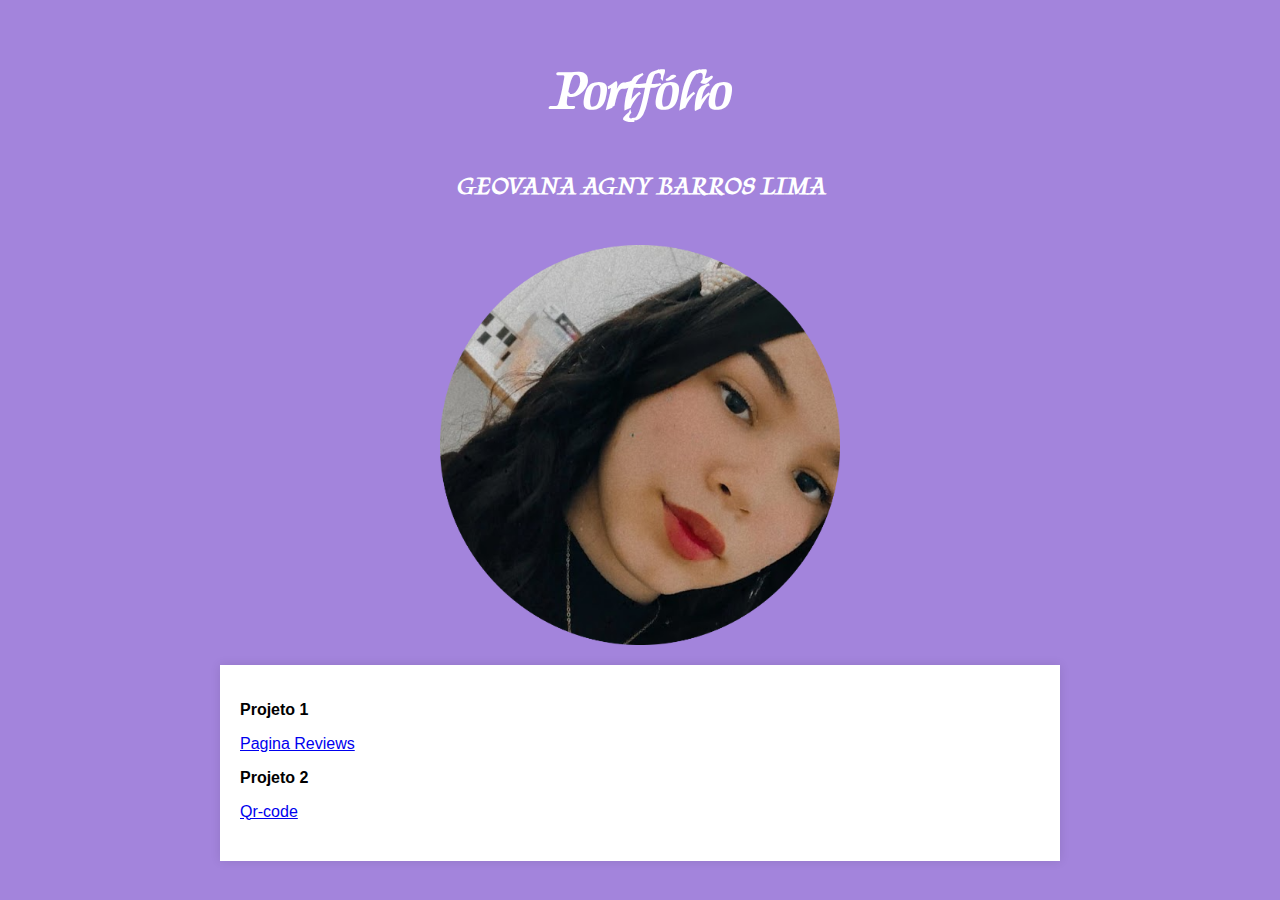
<file: index.html>
<!DOCTYPE html>
<html lang="pt-br">
<head>
    <meta charset="UTF-8">
    <meta name="viewport" content="width=device-width, initial-scale=1.0">
    <title>Portfólio Geovana Lima</title>
    <link rel="stylesheet" href="./styles.css">
</head>
<body>
    <header>
        <link rel="preconnect" href="https://fonts.googleapis.com">
        <link rel="preconnect" href="https://fonts.gstatic.com" crossorigin>
        <link href="https://fonts.googleapis.com/css2?family=Faster+One&family=Fredericka+the+Great&family=Kings&display=swap" rel="stylesheet">
        <h1>Portfólio</h1>
        <h2>GEOVANA AGNY BARROS LIMA</h2>
        
    </header>
    <div class="container"><img src="IMG/fotor_2023-9-1_20_8_50-fotor-2023090120925.png" style=" height: 400px;"></div>
    <div class="portfolio-container">
        <div class="project">
            <p class="titulo">Projeto 1</p>
            <a href="codigos/index.html" target="_blank">Pagina Reviews</a>
        </div>
        <div class="projeto">
            <p class="titulo">Projeto 2</p>
            <a href="codigos\index (1).html" target="_blank">Qr-code</a>
        </div>
       
    </div>
</body>
</html>
</file>
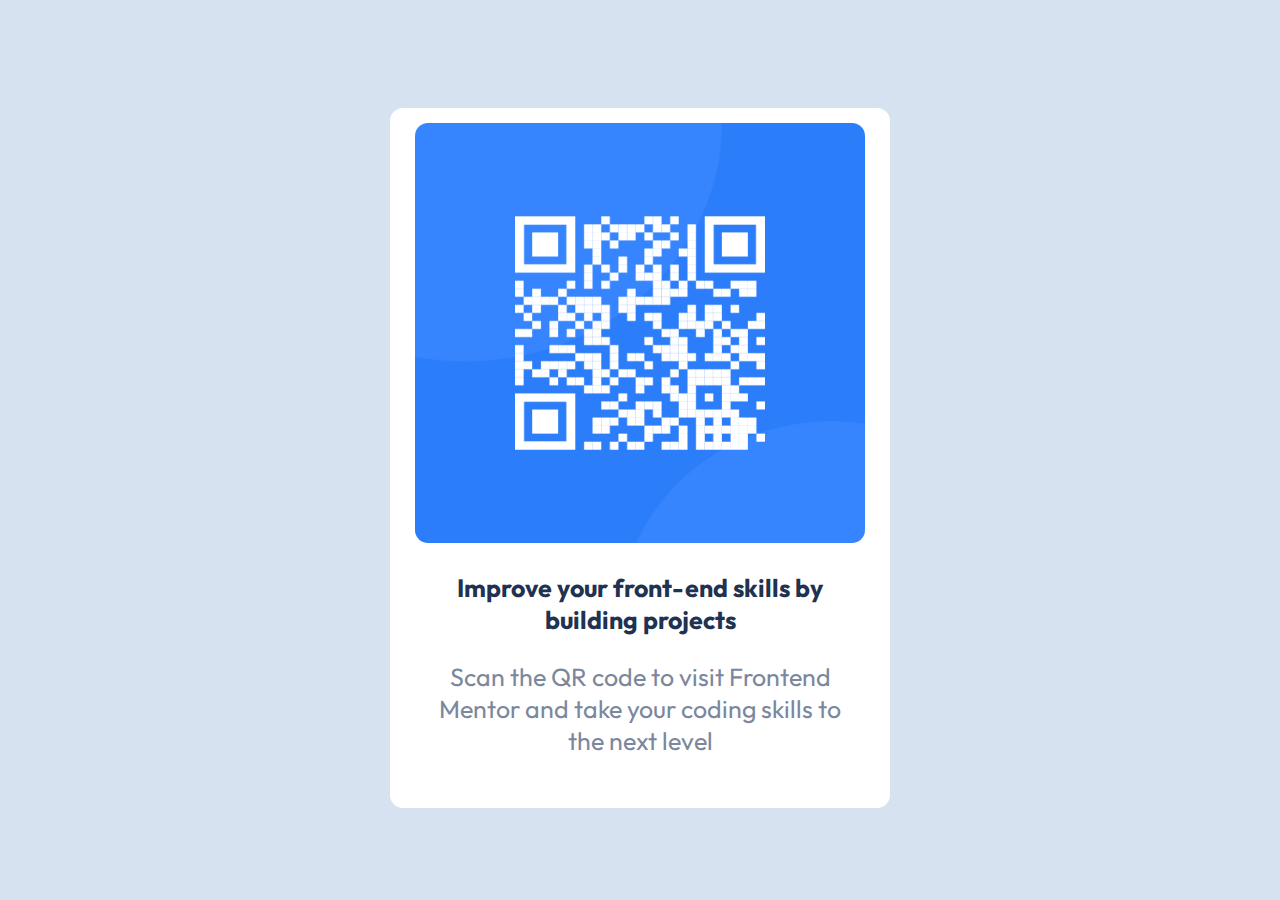
<file: codigos/index (1).html>
<!DOCTYPE html>
<html lang="en">
<head>
  <meta charset="UTF-8">
  <meta name="viewport" content="width=device-width, initial-scale=1.0"> <!-- displays site properly based on user's device -->

  <link rel="icon" type="image/png" sizes="32x32" href="./images/favicon-32x32.png">
        <link rel="stylesheet" href="css/style.css">
        <link href="https://cdn.jsdelivr.net/npm/bootstrap@5.3.1/dist/css/bootstrap.min.css" rel="stylesheet" integrity="sha384-4bw+/aepP/YC94hEpVNVgiZdgIC5+VKNBQNGCHeKRQN+PtmoHDEXuppvnDJzQIu9" crossorigin="anonymous">

  <title>Frontend Mentor | QR code component</title>

  <!-- Feel free to remove these styles or customise in your own stylesheet 👍 -->
  <style>
    .attribution { font-size: 11px; text-align: center; }
    .attribution a { color: hsl(228, 45%, 44%); }
  </style>
</head>
<body class="myBody">
     
  <div class="container">
      <div class="qr">
           <img src="IMG/image-qr-code.png">
       <p id="p1"> Improve your front-end skills by building projects </p>

       <p class="p2"> Scan the QR code to visit Frontend Mentor and take your coding skills to the next level</p>

      </div> 
  </div>
     
</body>
</html>
</file>
<file: styles.css>
body {
    font-family: 'Arial', sans-serif;
    margin: 0;
    padding: 0;
    background-color: #a384dc;
}

h1{
    font-size: 55px;
}

header {
    font-family: 'Faster One', cursive;
    font-family: 'Fredericka the Great', cursive;
    font-family: 'Kings', cursive;
    padding: 20px;
    color: rgb(255, 255, 255);
    text-align: center;
}

.portfolio-container {
    max-width: 800px;
    margin: 20px auto;
    padding: 20px;
    background-color: rgb(255, 255, 255);
    box-shadow: 0 0 10px rgba(0,0,0,0.1);
}

.projeto {
    margin-bottom: 20px;
}

.titulo {
    font-weight: bold;
    color: #000000;
}

.container{
    display: flex;
    flex-direction: column;
   justify-content: center;
    align-items: center;
}
</file>
<file: codigos/css/style.css>
@import url('https://fonts.googleapis.com/css2?family=Outfit:wght@400&display=swap');
@import url('https://fonts.googleapis.com/css2?family=Outfit:wght@700&display=swap');
.myBody{
      background-color: hsl(212, 45%, 89%);
}
p{
    font-family: 'Outfit', sans-serif;
    font-size: 15px;
    text-align: center;
    
}
a{

    color: #000;
}

#p1{
    font-weight: 700;
    color: hsl(218, 44%, 22%); 
    margin-left: 40px;
    margin-right: 40px;
    font-size: 25px;
    
}
.p2{
   margin-left: 40px;
   margin-right: 40px;
   font-weight: 400;
   color: hsl(220, 15%, 55%);
   font-size: 25px;
}

.qr{
    margin-top: 100px;
    
    height: 700px;
    width: 500px;
    border-radius: 13px;
    background-color: hsl(0, 0%, 100%);
}
img{
    height: 420px;
    width: 450px;
    margin-top: 15px;
    margin-left: 25px;
    margin-right:  15px;
    border-radius: 13px;
}

.container{
    display: flex;
   justify-content: center;
   align-items: center;

}
</file>
